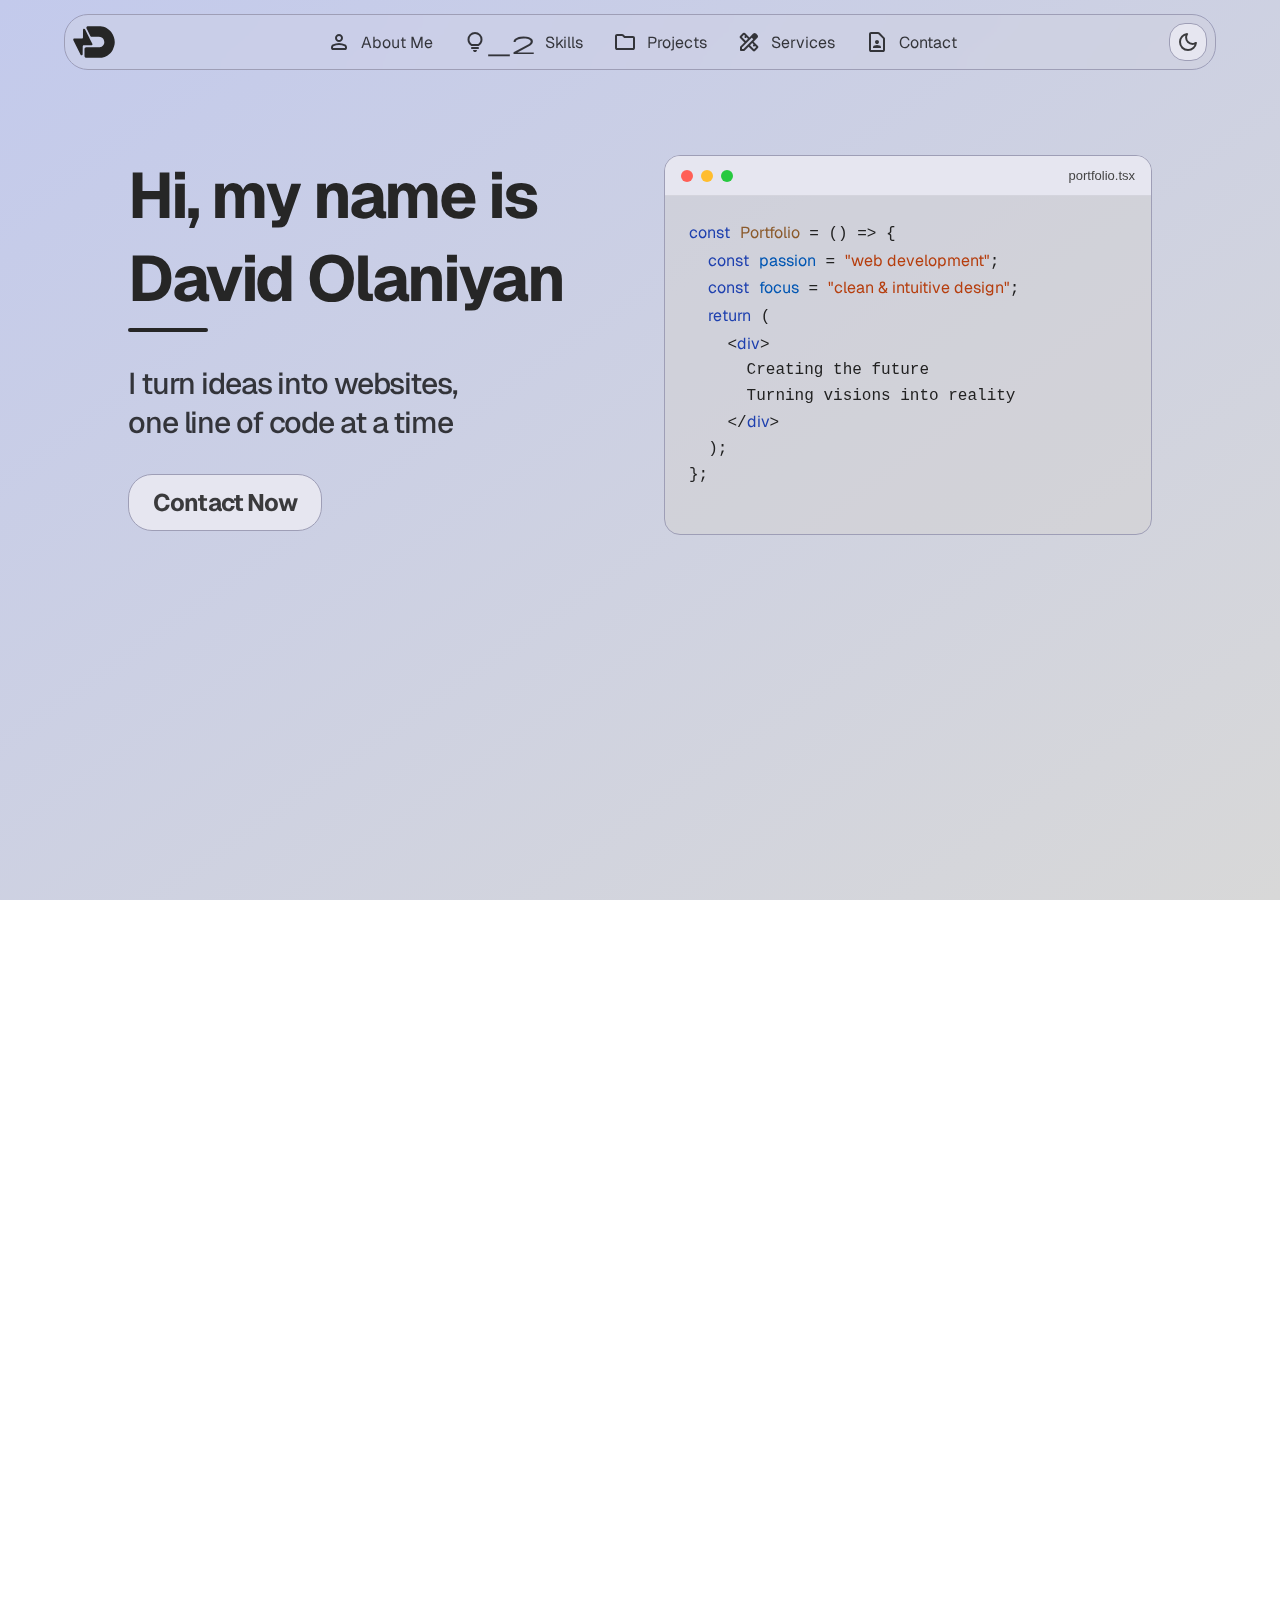
<file: index.html>
<!DOCTYPE html>
<html lang="en">
  <head>
    <title>
      David Olaniyan - Portfolio
    </title>
    <meta charset="utf-8">
    <meta name="viewport" content="width=device-width, initial-scale=1.0">
    <meta name="theme-color" content="" id="theme-color-meta">
    <meta name="description" content="David Olaniyan's Portfolio Website where you can browser his projects and learn more about him and his programming journey.">
    <meta name="author" content="David Olaniyan">
    <meta name="robots" content="index, follow">
    <meta property="og:title" content="David Olaniyan - Portfolio">
    <meta property="og:description" content="Discover the projects and programming journey of David Olaniyan.">
    <meta property="og:url" content="https://davidolaniyan.pages.dev/">
    <meta property="og:image" content="https://davidolaniyan.pages.dev/logo/favicon/favicon-512.png">
    <meta property="og:type" content="website">
    <meta name="twitter:card" content="summary_large_image">
    <meta name="twitter:title" content="David Olaniyan - Portfolio">
    <meta name="twitter:description" content="Browse through David Olaniyan's projects and tech skills on his portfolio website.">
    <meta name="twitter:image" content="https://davidolaniyan.pages.dev/logo/favicon/favicon-512.png">

    <link rel="canonical" href="https://davidolaniyan.pages.dev/">
    <link id="favicon16" rel="icon" type="image/png" sizes="16x16" href="/logo/favicon/favicon-16.png">
    <link id="favicon32" rel="icon" type="image/png" sizes="32x32" href="/logo/favicon/favicon-32.png">
    <link id="favicon96" rel="icon" type="image/png" sizes="96x96" href="/logo/favicon/favicon-96.png">
    <link rel="apple-touch-icon" sizes="180x180" href="/logo/favicon/apple-touch-icon.png">
    <meta name="google-site-verification" content="i3AQ5Ys6S2q_TkXfFPFsYN4aE5THuWp8R6Bpihj9tpg" />
    <link rel="manifest" href="/manifest.webmanifest">
    <link rel="stylesheet" href="https://fonts.googleapis.com/css2?family=Material+Symbols+Rounded:opsz,wght,FILL,GRAD@20..48,100..700,0..1,-50..200" />
    <link rel="stylesheet" href="styles/main.css">
    <link rel="stylesheet" href="styles/header.css">
    <link rel="stylesheet" href="styles/footer.css">
    <link rel="stylesheet" href="styles/content.css">
    <link rel="stylesheet" href="styles/font.css">
    <link rel="stylesheet" href="styles/projects.css">
    <link rel="stylesheet" href="styles/skills.css">
    <link rel="stylesheet" href="styles/services.css">
    <link rel="stylesheet" href="styles/editors.css">
    <script defer src="javascript/app.js"></script>
    <script src="javascript/theme-favicon.js"></script>
  </head>
  <body>
    <header class="header">
      <div class="left-section">
        <a href="/">
          <div class="logo-container">
            <img class="logo theme-image" src="logo/logo-black.svg" alt="An abstract letter D Logo which represents the D in David" id="logo">
          </div>
        </a>
      </div>
      <nav class="center-section">
        <div class="dropdown-content">
          <a href="#about-me">
            <span class="material-symbols-rounded dropdown-icon icon" translate="no">
              person
            </span> 
            About Me
          </a>
          <a href="#skills">
            <span class="material-symbols-rounded dropdown-icon icon" translate="no">
              lightbulb_2
            </span> 
            Skills
          </a>
          <a href="#projects">
            <span class="material-symbols-rounded dropdown-icon icon" translate="no">
              folder
            </span> 
            Projects
          </a>
          <a href="#services">
            <span class="material-symbols-rounded dropdown-icon icon" translate="no">
              design_services
            </span> 
            Services
          </a>
          <a href="#contact">
            <span class="material-symbols-rounded dropdown-icon icon" translate="no">
              contact_page
            </span>
            Contact
          </a>
        </div>
      </nav>
      <div class="right-section">
        <button class="theme-button" id="theme_btn">
          <span class="material-symbols-rounded theme-icon icon" id="theme_btn_icon" translate="no">
            dark_mode
          </span> 
        </button>
        <button class="menu-button">
          <span class="material-symbols-rounded menu-icon icon" translate="no">
            menu
          </span> 
        </button>
      </div>
    </header>
    

    <main class="content">
      <section id="home" class="hero-section hidden">
        <div class="hero-text">
          <h1>
            Hi, my name is David Olaniyan
          </h1>
          <h2>
            I turn ideas into websites, one line of code at a time
          </h2>
          <a href="#contact" class="hero-button">
            Contact Now
          </a>
        </div>
          <div class="hero-image-container">
            <div class="code-editors">
              <div class="editor">
                <div class="editor-header">
                  <div class="window-controls">
                    <div class="control red"></div>
                    <div class="control yellow"></div>
                    <div class="control green"></div>
                  </div>
                  <div class="window-title">portfolio.tsx</div>
                </div>
                <div class="editor-content">
                  <span class="keyword">const</span> <span class="function">Portfolio</span> = () => {<br>
                  &nbsp;&nbsp;<span class="keyword">const</span> <span class="variable">passion</span> = <span class="string">"web development"</span>;<br>
                  &nbsp;&nbsp;<span class="keyword">const</span> <span class="variable">focus</span> = <span class="string">"clean & intuitive design"</span>;<br>
                  &nbsp;&nbsp;<span class="keyword">return</span> (<br>
                  &nbsp;&nbsp;&nbsp;&nbsp;&lt;<span class="keyword">div</span>&gt;<br>
                  &nbsp;&nbsp;&nbsp;&nbsp;&nbsp;&nbsp;Creating the future<br>
                  &nbsp;&nbsp;&nbsp;&nbsp;&nbsp;&nbsp;Turning visions into reality<br>
                  &nbsp;&nbsp;&nbsp;&nbsp;&lt;/<span class="keyword">div</span>&gt;<br>
                  &nbsp;&nbsp;);<br>
                  };
                </div>
                </div>
              </div>
            </div>
          </div>
      </section>
      <section id="about-me" class="about-me hidden">
          <h3 class="subheading">
            About Me
          </h3>
          <div class="about-me-flexbox">
            <div class="img-container"> 
              <img class="placeholder-img" src="logo/logo-white-outline.svg" id="logo_enlarged" alt="Abstract letter D with a thin outline">
            </div>
            <div class="about-me-text">
              <div class=about-me-text-div class="hidden">
                <div>
                  <span class="material-symbols-rounded  about-me-icon icon" translate="no">
                    military_tech
                  </span>
                  <h3>
                    Experience
                  </h3>
                  <h4>
                    <span id="experience"></span>
                  </h4>
                </div>
                <div>
                  <span class="material-symbols-rounded about-me-icon icon" translate="no">
                    school
                  </span>
                  <h3>
                    Education
                  </h3>
                  <h4>
                    Lorem Ipsum
                  </h4>
                </div>
              </div>
              <p>
                I’m a web developer who builds responsive, user-friendly websites. I love creating clean designs and writing elegant code to bring ideas to life. Whether it’s crafting intuitive interfaces or improving functionality, I’m passionate about turning challenges into polished solutions. I'm always evolving, and always learning – that's my approach to web development.
              </p>
            </div>
          </div>
      </section>
      <section id="skills" class="skills hidden">
        <h3 class="subheading">Skills</h3>
        <div class="skills-grid">
          <div class="skill-card">
            <div class="skill-icon">
              <svg  xmlns="http://www.w3.org/2000/svg"  width="40"  height="40"  viewBox="0 0 24 24"  fill="none"  stroke="currentColor"  stroke-width="1.75"  stroke-linecap="round"  stroke-linejoin="round"  class="icon icon-tabler icons-tabler-outline icon-tabler-brand-html5"><path stroke="none" d="M0 0h24v24H0z" fill="none"/><path d="M20 4l-2 14.5l-6 2l-6 -2l-2 -14.5z" /><path d="M15.5 8h-7l.5 4h6l-.5 3.5l-2.5 .75l-2.5 -.75l-.1 -.5" /></svg>
            </div>
            <p>HTML</p>
          </div>
          <div class="skill-card">
            <div class="skill-icon">
              <svg  xmlns="http://www.w3.org/2000/svg"  width="40"  height="40"  viewBox="0 0 24 24"  fill="none"  stroke="currentColor"  stroke-width="1.75"  stroke-linecap="round"  stroke-linejoin="round"  class="icon icon-tabler icons-tabler-outline icon-tabler-brand-css3"><path stroke="none" d="M0 0h24v24H0z" fill="none"/><path d="M20 4l-2 14.5l-6 2l-6 -2l-2 -14.5z" /><path d="M8.5 8h7l-4.5 4h4l-.5 3.5l-2.5 .75l-2.5 -.75l-.1 -.5" /></svg>
            </div>
            <p>CSS</p>
          </div>
          <div class="skill-card">
            <div class="skill-icon">
              <svg  xmlns="http://www.w3.org/2000/svg"  width="40"  height="40"  viewBox="0 0 24 24"  fill="none"  stroke="currentColor"  stroke-width="1.75"  stroke-linecap="round"  stroke-linejoin="round"  class="icon icon-tabler icons-tabler-outline icon-tabler-brand-javascript"><path stroke="none" d="M0 0h24v24H0z" fill="none"/><path d="M20 4l-2 14.5l-6 2l-6 -2l-2 -14.5z" /><path d="M7.5 8h3v8l-2 -1" /><path d="M16.5 8h-2.5a.5 .5 0 0 0 -.5 .5v3a.5 .5 0 0 0 .5 .5h1.423a.5 .5 0 0 1 .495 .57l-.418 2.93l-2 .5" /></svg>
            </div>
            <p>JavaScript</p>
          </div>
          <div class="skill-card">
            <div class="skill-icon">
              <svg  xmlns="http://www.w3.org/2000/svg"  width="40"  height="40"  viewBox="0 0 24 24"  fill="none"  stroke="currentColor"  stroke-width="1.75"  stroke-linecap="round"  stroke-linejoin="round"  class="icon icon-tabler icons-tabler-outline icon-tabler-brand-typescript"><path stroke="none" d="M0 0h24v24H0z" fill="none"/><path d="M15 17.5c.32 .32 .754 .5 1.207 .5h.543c.69 0 1.25 -.56 1.25 -1.25v-.25a1.5 1.5 0 0 0 -1.5 -1.5a1.5 1.5 0 0 1 -1.5 -1.5v-.25c0 -.69 .56 -1.25 1.25 -1.25h.543c.453 0 .887 .18 1.207 .5" /><path d="M9 12h4" /><path d="M11 12v6" /><path d="M21 19v-14a2 2 0 0 0 -2 -2h-14a2 2 0 0 0 -2 2v14a2 2 0 0 0 2 2h14a2 2 0 0 0 2 -2z" /></svg>
            </div>
            <p>TypeScript</p>
          </div>
          <div class="skill-card">
            <div class="skill-icon">
              <svg  xmlns="http://www.w3.org/2000/svg"  width="40"  height="40"  viewBox="0 0 24 24"  fill="none"  stroke="currentColor"  stroke-width="1.75"  stroke-linecap="round"  stroke-linejoin="round"  class="icon icon-tabler icons-tabler-outline icon-tabler-brand-react"><path stroke="none" d="M0 0h24v24H0z" fill="none"/><path d="M6.306 8.711c-2.602 .723 -4.306 1.926 -4.306 3.289c0 2.21 4.477 4 10 4c.773 0 1.526 -.035 2.248 -.102" /><path d="M17.692 15.289c2.603 -.722 4.308 -1.926 4.308 -3.289c0 -2.21 -4.477 -4 -10 -4c-.773 0 -1.526 .035 -2.25 .102" /><path d="M6.305 15.287c-.676 2.615 -.485 4.693 .695 5.373c1.913 1.105 5.703 -1.877 8.464 -6.66c.387 -.67 .733 -1.339 1.036 -2" /><path d="M17.694 8.716c.677 -2.616 .487 -4.696 -.694 -5.376c-1.913 -1.105 -5.703 1.877 -8.464 6.66c-.387 .67 -.733 1.34 -1.037 2" /><path d="M12 5.424c-1.925 -1.892 -3.82 -2.766 -5 -2.084c-1.913 1.104 -1.226 5.877 1.536 10.66c.386 .67 .793 1.304 1.212 1.896" /><path d="M12 18.574c1.926 1.893 3.821 2.768 5 2.086c1.913 -1.104 1.226 -5.877 -1.536 -10.66c-.375 -.65 -.78 -1.283 -1.212 -1.897" /><path d="M11.5 12.866a1 1 0 1 0 1 -1.732a1 1 0 0 0 -1 1.732z" /></svg>
            </div>
            <p>React</p>
          </div>
          <div class="skill-card">
            <div class="skill-icon">
              <svg  xmlns="http://www.w3.org/2000/svg"  width="40"  height="40"  viewBox="0 0 24 24"  fill="none"  stroke="currentColor"  stroke-width="1.75"  stroke-linecap="round"  stroke-linejoin="round"  class="icon icon-tabler icons-tabler-outline icon-tabler-brand-python"><path stroke="none" d="M0 0h24v24H0z" fill="none"/><path d="M12 9h-7a2 2 0 0 0 -2 2v4a2 2 0 0 0 2 2h3" /><path d="M12 15h7a2 2 0 0 0 2 -2v-4a2 2 0 0 0 -2 -2h-3" /><path d="M8 9v-4a2 2 0 0 1 2 -2h4a2 2 0 0 1 2 2v5a2 2 0 0 1 -2 2h-4a2 2 0 0 0 -2 2v5a2 2 0 0 0 2 2h4a2 2 0 0 0 2 -2v-4" /><path d="M11 6l0 .01" /><path d="M13 18l0 .01" /></svg>
            </div>
            <p>Python</p>
          </div>
          <div class="skill-card">
            <div class="skill-icon">
              <svg  xmlns="http://www.w3.org/2000/svg"  width="40"  height="40"  viewBox="0 0 24 24"  fill="none"  stroke="currentColor"  stroke-width="1.75"  stroke-linecap="round"  stroke-linejoin="round"  class="icon icon-tabler icons-tabler-outline icon-tabler-brand-figma"><path stroke="none" d="M0 0h24v24H0z" fill="none"/><path d="M15 12m-3 0a3 3 0 1 0 6 0a3 3 0 1 0 -6 0" /><path d="M6 3m0 3a3 3 0 0 1 3 -3h6a3 3 0 0 1 3 3v0a3 3 0 0 1 -3 3h-6a3 3 0 0 1 -3 -3z" /><path d="M9 9a3 3 0 0 0 0 6h3m-3 0a3 3 0 1 0 3 3v-15" /></svg>            </div>
            <p>Figma</p>
          </div>
          <div class="skill-card">
            <div class="skill-icon">
              <svg  xmlns="http://www.w3.org/2000/svg"  width="40"  height="40"  viewBox="0 0 24 24"  fill="none"  stroke="currentColor"  stroke-width="1.75"  stroke-linecap="round"  stroke-linejoin="round"  class="icon icon-tabler icons-tabler-outline icon-tabler-brand-adobe-illustrator"><path stroke="none" d="M0 0h24v24H0z" fill="none"/><path d="M3 12c0 -4.243 0 -6.364 1.318 -7.682s3.44 -1.318 7.682 -1.318s6.364 0 7.682 1.318s1.318 3.44 1.318 7.682s0 6.364 -1.318 7.682s-3.44 1.318 -7.682 1.318s-6.364 0 -7.682 -1.318s-1.318 -3.44 -1.318 -7.682" /><path d="M12.947 15.79l-.82 -2.653m-4.864 2.652l.82 -2.652m0 0l.687 -2.218c.558 -1.806 .838 -2.708 1.335 -2.708c.498 0 .777 .902 1.336 2.708l.686 2.218m-4.043 0h4.043" /><path d="M15.789 15.789v-4.736" /><path d="M15.789 8.684v-.473" /></svg>            </div>
            <p>Illustrator</p>
          </div>
        </div>
      </section>
      <section id="projects" class="projects hidden">
        <h3 class="subheading">Projects</h3>
        <div class="projects-grid">
          <div class="project-card">
            <div class="project-image-container">
              <a href="https://pureride.pages.dev" target="_blank" aria-label="Check out the PureRide Website">
                <img src="/images/pureride.webp" class="project-image" alt="Screenshot of PureRide website homepage">
              </a>
            </div>
            <div class="project-info">
              <div class="project-text">
                <h3 class="project-title">PureRide Services</h3>
                <p>
                  PureRide provides expert bike service and repair with professional-grade, affordable options tailored for the community.
                </p>
                <div class="tech-stack">
                  <span>HTML</span>
                  <span>CSS</span>
                  <span>JavaScript</span>
                </div>
              </div>
              <a href="https://pureride.pages.dev" target="_blank" aria-label="Check out the PureRide Website" class="visit-button">
                Visit Site
                <span class="material-symbols-rounded icon" translate="no">
                  arrow_right_alt
                </span> 
              </a>
            </div>
          </div>
      
          <div class="project-card">
            <div class="project-image-container">
              <a href="https://cubepad.pages.dev" target="_blank" aria-label="Check out the Cubepad Website">
                <img src="/images/cubepad.webp" class="project-image" alt="Screenshot of Cubepad website homepage">
              </a>
            </div>
            <div class="project-info">
                <div class="project-text">
                <h3 class="project-title">Cubepad</h3>
                <p>
                  Cubepad is a comprehensive guide designed to teach people how to solve the cube in a clear, engaging way, with interactive tutorials.
                </p>
                <div class="tech-stack">
                  <span>TypeScript</span>
                  <span>React.js</span>
                  <span>Cubing.js</span>
                  <span>Mantine UI Library</span>
                </div>
              </div>
              <a href="https://cubepad.pages.dev" target="_blank" aria-label="Check out the PureRide Website" class="visit-button">
                Visit Site
                <span class="material-symbols-rounded icon" translate="no">
                  arrow_right_alt
                </span> 
              </a>
            </div>
          </div>
        </div>
        <a href="projects.html" class="cta-button">
          View More Projects
          <span class="material-symbols-rounded icon" translate="no">
            arrow_right_alt
          </span> 
        </a>
      </section>  
      
      <section id="services" class="services hidden">
        <h3 class="subheading">Services</h3>
        <div class="services-container">
          <div class="service-card">
            <div class="service-icon">
              <svg  xmlns="http://www.w3.org/2000/svg"  width="48"  height="48"  viewBox="0 0 24 24"  fill="none"  stroke="currentColor"  stroke-width="1.75"  stroke-linecap="round"  stroke-linejoin="round"  class="icon icon-tabler icons-tabler-outline icon-tabler-code"><path stroke="none" d="M0 0h24v24H0z" fill="none"/><path d="M7 8l-4 4l4 4" /><path d="M17 8l4 4l-4 4" /><path d="M14 4l-4 16" /></svg>
            </div>
            <h3 class="service-title">Web Development</h3>
            <p class="service-description">
              Creating responsive, modern websites with clean code that precisely match your objectives.
            </p>
          </div>
          <div class="service-card">
            <div class="service-icon">
              <svg  xmlns="http://www.w3.org/2000/svg"  width="48"  height="48"  viewBox="0 0 24 24"  fill="none"  stroke="currentColor"  stroke-width="1.75"  stroke-linecap="round"  stroke-linejoin="round"  class="icon icon-tabler icons-tabler-outline icon-tabler-brush"><path stroke="none" d="M0 0h24v24H0z" fill="none"/><path d="M3 21v-4a4 4 0 1 1 4 4h-4" /><path d="M21 3a16 16 0 0 0 -12.8 10.2" /><path d="M21 3a16 16 0 0 1 -10.2 12.8" /><path d="M10.6 9a9 9 0 0 1 4.4 4.4" /></svg>
            </div>
            <h3 class="service-title">Web Design</h3>
            <p class="service-description">
              Designing visually appealing and user-friendly interfaces tailored specifically to your unique needs.            </p>
          </div>
          <div class="service-card">
            <div class="service-icon">
              <svg  xmlns="http://www.w3.org/2000/svg"  width="48"  height="48"  viewBox="0 0 24 24"  fill="none"  stroke="currentColor"  stroke-width="1.75"  stroke-linecap="round"  stroke-linejoin="round"  class="icon icon-tabler icons-tabler-outline icon-tabler-tool"><path stroke="none" d="M0 0h24v24H0z" fill="none"/><path d="M7 10h3v-3l-3.5 -3.5a6 6 0 0 1 8 8l6 6a2 2 0 0 1 -3 3l-6 -6a6 6 0 0 1 -8 -8l3.5 3.5" /></svg>
            </div>
            <h3 class="service-title">Website Maintenance</h3>
            <p class="service-description">
              Regular updates, performance monitoring, and troubleshooting to ensure your site runs smoothly.            </p>
          </div>
        </div>
      </section>
      
    </main>

    <footer class="hidden" id="contact">
      <section class="info">
        <div class="message-container">
          <h2 class="message-text">
            <span>Want to Partner Up?</span>
            Reach Me with a Click
          </h2>
          <a class="message-button"href="tel:+4551460043">
            <span class="material-symbols-rounded chat-icon icon" translate="no">
              phone
            </span>
            +45 51 46 00 43
          </a>
        </div>
        <hr>
        <div class="connect">
          <h3>
            Connect
          </h3>
          <div class="connect-section">
            <a id="copyEmailButton" class="email" href="mailto:davideniola108@gmail.com"> 
                <span class="material-symbols-rounded icon email-icon" translate="no">
                  mail
                </span>
                <h4>
                  davideniola108@gmail.com
                </h4>
            </a>
            <section class="social-section">
              <a href="https://github.com/Cubepad" target="about_blank" aria-label="Visit my GitHub profile">
                <svg  xmlns="http://www.w3.org/2000/svg" class="social-icon"  width="32"  height="32"  viewBox="0 0 24 24"  fill="none"  stroke="currentColor"  stroke-width="1.75"  stroke-linecap="round"  stroke-linejoin="round"  class="icon icon-tabler icons-tabler-outline icon-tabler-brand-github"><path stroke="none" d="M0 0h24v24H0z" fill="none"/><path d="M9 19c-4.3 1.4 -4.3 -2.5 -6 -3m12 5v-3.5c0 -1 .1 -1.4 -.5 -2c2.8 -.3 5.5 -1.4 5.5 -6a4.6 4.6 0 0 0 -1.3 -3.2a4.2 4.2 0 0 0 -.1 -3.2s-1.1 -.3 -3.5 1.3a12.3 12.3 0 0 0 -6.2 0c-2.4 -1.6 -3.5 -1.3 -3.5 -1.3a4.2 4.2 0 0 0 -.1 3.2a4.6 4.6 0 0 0 -1.3 3.2c0 4.6 2.7 5.7 5.5 6c-.6 .6 -.6 1.2 -.5 2v3.5" /></svg>
              </a>
              <a href="#" target="about_blank" aria-label="Visit my LinkedIn profile">
                <svg  xmlns="http://www.w3.org/2000/svg" class="social-icon"  width="32"  height="32"  viewBox="0 0 24 24"  fill="none"  stroke="currentColor"  stroke-width="1.75"  stroke-linecap="round"  stroke-linejoin="round"  class="icon icon-tabler icons-tabler-outline icon-tabler-brand-linkedin"><path stroke="none" d="M0 0h24v24H0z" fill="none"/><path d="M8 11v5" /><path d="M8 8v.01" /><path d="M12 16v-5" /><path d="M16 16v-3a2 2 0 1 0 -4 0" /><path d="M3 7a4 4 0 0 1 4 -4h10a4 4 0 0 1 4 4v10a4 4 0 0 1 -4 4h-10a4 4 0 0 1 -4 -4z" /></svg>           
              </a>
              <a href="#" target="about_blank" aria-label="Visit my Instagram profile">
                <svg  xmlns="http://www.w3.org/2000/svg" class="social-icon"  width="32"  height="32"  viewBox="0 0 24 24"  fill="none"  stroke="currentColor"  stroke-width="1.75"  stroke-linecap="round"  stroke-linejoin="round"  class="icon icon-tabler icons-tabler-outline icon-tabler-brand-instagram"><path stroke="none" d="M0 0h24v24H0z" fill="none"/><path d="M4 8a4 4 0 0 1 4 -4h8a4 4 0 0 1 4 4v8a4 4 0 0 1 -4 4h-8a4 4 0 0 1 -4 -4z" /><path d="M9 12a3 3 0 1 0 6 0a3 3 0 0 0 -6 0" /><path d="M16.5 7.5v.01" /></svg>        
              </a>
              <a href="#" aria-label="Here is my Resume">
                <svg  xmlns="http://www.w3.org/2000/svg" class="social-icon"  width="32"  height="32"  viewBox="0 0 24 24"  fill="none"  stroke="currentColor"  stroke-width="1.75"  stroke-linecap="round"  stroke-linejoin="round"  class="icon icon-tabler icons-tabler-outline icon-tabler-file-text"><path stroke="none" d="M0 0h24v24H0z" fill="none"/><path d="M14 3v4a1 1 0 0 0 1 1h4" /><path d="M17 21h-10a2 2 0 0 1 -2 -2v-14a2 2 0 0 1 2 -2h7l5 5v11a2 2 0 0 1 -2 2z" /><path d="M9 9l1 0" /><path d="M9 13l6 0" /><path d="M9 17l6 0" /></svg>
              </a>
            </section>
          </div>
        </div>
        <p>
          Copyright © <span id="year"></span> David Olaniyan. All rights reserved.
        <p>
      </section>
    </footer>
  </body>
</html>
</file>
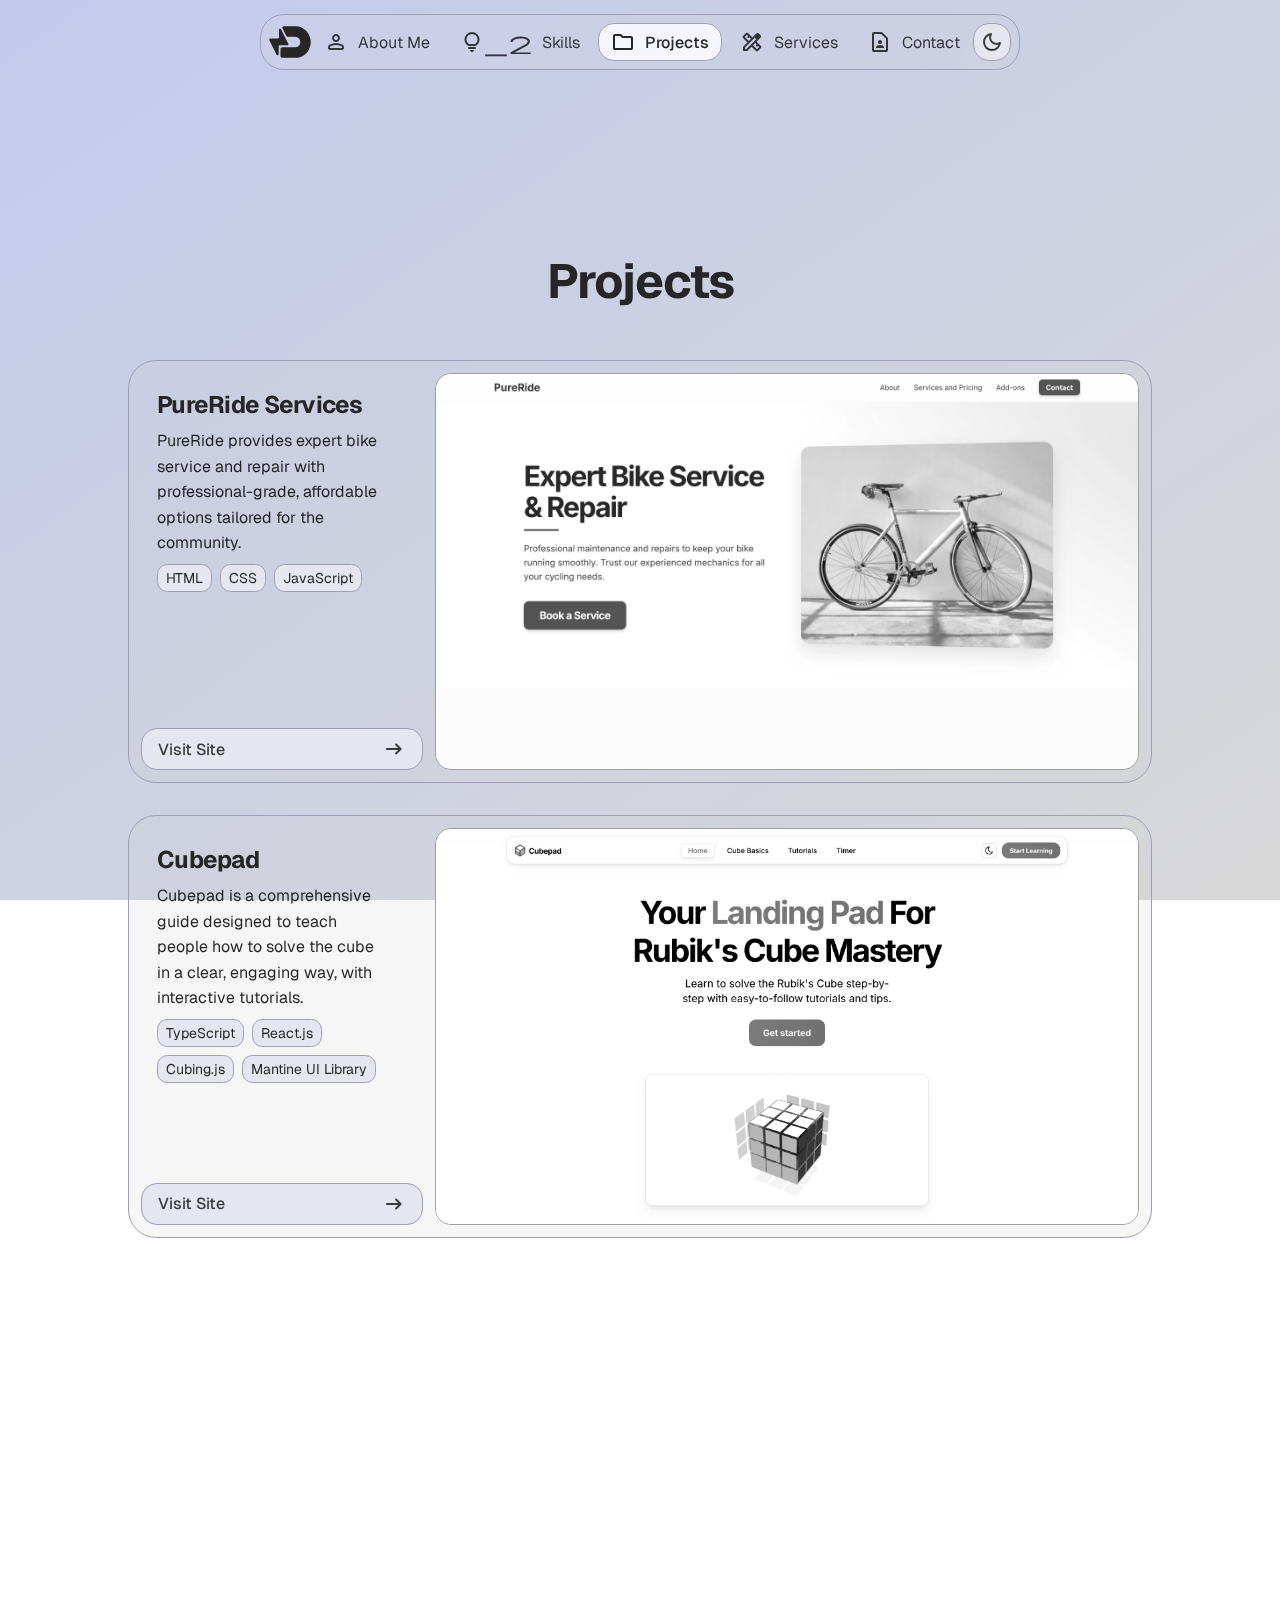
<file: projects.html>
<!DOCTYPE html>
<html lang="en">
  <head>
    <title>
      David Olaniyan - Portfolio
    </title>
    <meta charset="utf-8">
    <meta name="viewport" content="width=device-width, initial-scale=1.0">
    <meta name="description" content="David Olaniyan's Portfolio Website where you can browser his projects and learn more about him and his programming journey.">
    <meta name="author" content="David Olaniyan">
    <meta name="robots" content="index, follow">
    <meta property="og:title" content="David Olaniyan - Portfolio">
    <meta property="og:description" content="Discover the projects and programming journey of David Olaniyan.">
    <meta property="og:url" content="https://davidolaniyan.pages.dev/">
    <meta property="og:image" content="https://davidolaniyan.pages.dev/logo/favicon/favicon-512.png">
    <meta property="og:type" content="website">
    <meta name="twitter:card" content="summary_large_image">
    <meta name="twitter:title" content="David Olaniyan - Portfolio">
    <meta name="twitter:description" content="Browse through David Olaniyan's projects and tech skills on his portfolio website.">
    <meta name="twitter:image" content="https://davidolaniyan.pages.dev/logo/favicon/favicon-512.png">

    <link rel="canonical" href="https://davidolaniyan.pages.dev/">
    <link id="favicon16" rel="icon" type="image/png" sizes="16x16" href="/logo/favicon/favicon-16.png">
    <link id="favicon32" rel="icon" type="image/png" sizes="32x32" href="/logo/favicon/favicon-32.png">
    <link id="favicon96" rel="icon" type="image/png" sizes="96x96" href="/logo/favicon/favicon-96.png">
    <link rel="apple-touch-icon" sizes="180x180" href="/logo/favicon/apple-touch-icon.png">
    <meta name="google-site-verification" content="i3AQ5Ys6S2q_TkXfFPFsYN4aE5THuWp8R6Bpihj9tpg" />
    <link rel="manifest" href="/manifest.webmanifest">
    <link rel="stylesheet" href="https://fonts.googleapis.com/css2?family=Material+Symbols+Rounded:opsz,wght,FILL,GRAD@20..48,100..700,0..1,-50..200" />
    <link rel="stylesheet" href="styles/main.css">
    <link rel="stylesheet" href="styles/header.css">
    <link rel="stylesheet" href="styles/footer.css">
    <link rel="stylesheet" href="styles/content.css">
    <link rel="stylesheet" href="styles/font.css">
    <link rel="stylesheet" href="styles/projects.css">
    <link rel="stylesheet" href="styles/skills.css">
    <link rel="stylesheet" href="styles/services.css">
    <link rel="stylesheet" href="styles/editors.css">
    <script defer src="javascript/app.js"></script>
    <script src="javascript/theme-favicon.js"></script>
  </head>
  <body>
    <header class="header">
      <div class="left-section">
        <a href="/">
          <div class="logo-container">
            <img class="logo theme-image" src="logo/logo-black.svg" alt="An abstract letter D Logo which represents the D in David" id="logo">
          </div>
        </a>
      </div>
      <nav class="center-section">
        <div class="dropdown-content">
          <a href="index.html#about-me">
            <span class="material-symbols-rounded dropdown-icon icon" translate="no">
              person
            </span> 
            About Me
          </a>
          <a href="index.html#skills">
            <span class="material-symbols-rounded dropdown-icon icon" translate="no">
              lightbulb_2
            </span> 
            Skills
          </a>
          <a href="#projects">
            <span class="material-symbols-rounded dropdown-icon icon" translate="no">
              folder
            </span> 
            Projects
          </a>
          <a href="index.html#services">
            <span class="material-symbols-rounded dropdown-icon icon" translate="no">
              design_services
            </span> 
            Services
          </a>
          <a href="#contact">
            <span class="material-symbols-rounded dropdown-icon icon" translate="no">
              contact_page
            </span>
            Contact
          </a>
        </div>
      </nav>
      <div class="right-section">
        <button class="theme-button" id="theme_btn">
          <span class="material-symbols-rounded theme-icon icon" id="theme_btn_icon" translate="no">
            dark_mode
          </span> 
        </button>
        <button class="menu-button">
          <span class="material-symbols-rounded menu-icon icon" translate="no">
            menu
          </span> 
        </button>
      </div>
    </header>
    

    <main class="content">
      <section id="projects" class="projects hidden">
        <h3 class="subheading">Projects</h3>
        <div class="projects-grid">
          <div class="project-card">
            <div class="project-image-container">
              <a href="https://pureride.pages.dev" target="_blank" aria-label="Check out the PureRide Website">
                <img src="/images/pureride.webp" class="project-image" alt="Screenshot of PureRide website homepage">
              </a>
            </div>
            <div class="project-info">
              <div class="project-text">
                <h3 class="project-title">PureRide Services</h3>
                <p>
                  PureRide provides expert bike service and repair with professional-grade, affordable options tailored for the community.
                </p>
                <div class="tech-stack">
                  <span>HTML</span>
                  <span>CSS</span>
                  <span>JavaScript</span>
                </div>
              </div>
              <a href="https://pureride.pages.dev" target="_blank" aria-label="Check out the PureRide Website" class="visit-button">
                Visit Site
                <span class="material-symbols-rounded icon" translate="no">
                  arrow_right_alt
                </span> 
              </a>
            </div>
          </div>
      
          <div class="project-card">
            <div class="project-image-container">
              <a href="https://cubepad.pages.dev" target="_blank" aria-label="Check out the Cubepad Website">
                <img src="/images/cubepad.webp" class="project-image" alt="Screenshot of Cubepad website homepage">
              </a>
            </div>
            <div class="project-info">
                <div class="project-text">
                <h3 class="project-title">Cubepad</h3>
                <p>
                  Cubepad is a comprehensive guide designed to teach people how to solve the cube in a clear, engaging way, with interactive tutorials.
                </p>
                <div class="tech-stack">
                  <span>TypeScript</span>
                  <span>React.js</span>
                  <span>Cubing.js</span>
                  <span>Mantine UI Library</span>
                </div>
              </div>
              <a href="https://cubepad.pages.dev" target="_blank" aria-label="Check out the PureRide Website" class="visit-button">
                Visit Site
                <span class="material-symbols-rounded icon" translate="no">
                  arrow_right_alt
                </span> 
              </a>
            </div>
          </div>
        </div>
      </section>  
      

      
    </main>

    <footer class="hidden" id="contact">
      <section class="info">
        <div class="message-container">
          <h2 class="message-text">
            <span>Want to Partner Up?</span>
            Reach Me with a Click
          </h2>
          <a class="message-button"href="tel:+4551460043">
            <span class="material-symbols-rounded chat-icon icon" translate="no">
              phone
            </span>
            +45 51 46 00 43
          </a>
        </div>
        <hr>
        <div class="connect">
          <h3>
            Connect
          </h3>
          <div class="connect-section">
            <a id="copyEmailButton" class="email" href="mailto:davideniola108@gmail.com"> 
                <span class="material-symbols-rounded icon email-icon" translate="no">
                  mail
                </span>
                <h4>
                  davideniola108@gmail.com
                </h4>
            </a>
            <section class="social-section">
              <a href="https://github.com/Cubepad" target="about_blank" aria-label="Visit my GitHub profile">
                <svg  xmlns="http://www.w3.org/2000/svg" class="social-icon"  width="32"  height="32"  viewBox="0 0 24 24"  fill="none"  stroke="currentColor"  stroke-width="1.75"  stroke-linecap="round"  stroke-linejoin="round"  class="icon icon-tabler icons-tabler-outline icon-tabler-brand-github"><path stroke="none" d="M0 0h24v24H0z" fill="none"/><path d="M9 19c-4.3 1.4 -4.3 -2.5 -6 -3m12 5v-3.5c0 -1 .1 -1.4 -.5 -2c2.8 -.3 5.5 -1.4 5.5 -6a4.6 4.6 0 0 0 -1.3 -3.2a4.2 4.2 0 0 0 -.1 -3.2s-1.1 -.3 -3.5 1.3a12.3 12.3 0 0 0 -6.2 0c-2.4 -1.6 -3.5 -1.3 -3.5 -1.3a4.2 4.2 0 0 0 -.1 3.2a4.6 4.6 0 0 0 -1.3 3.2c0 4.6 2.7 5.7 5.5 6c-.6 .6 -.6 1.2 -.5 2v3.5" /></svg>
              </a>
              <a href="#" target="about_blank" aria-label="Visit my LinkedIn profile">
                <svg  xmlns="http://www.w3.org/2000/svg" class="social-icon"  width="32"  height="32"  viewBox="0 0 24 24"  fill="none"  stroke="currentColor"  stroke-width="1.75"  stroke-linecap="round"  stroke-linejoin="round"  class="icon icon-tabler icons-tabler-outline icon-tabler-brand-linkedin"><path stroke="none" d="M0 0h24v24H0z" fill="none"/><path d="M8 11v5" /><path d="M8 8v.01" /><path d="M12 16v-5" /><path d="M16 16v-3a2 2 0 1 0 -4 0" /><path d="M3 7a4 4 0 0 1 4 -4h10a4 4 0 0 1 4 4v10a4 4 0 0 1 -4 4h-10a4 4 0 0 1 -4 -4z" /></svg>           
              </a>
              <a href="#" target="about_blank" aria-label="Visit my Instagram profile">
                <svg  xmlns="http://www.w3.org/2000/svg" class="social-icon"  width="32"  height="32"  viewBox="0 0 24 24"  fill="none"  stroke="currentColor"  stroke-width="1.75"  stroke-linecap="round"  stroke-linejoin="round"  class="icon icon-tabler icons-tabler-outline icon-tabler-brand-instagram"><path stroke="none" d="M0 0h24v24H0z" fill="none"/><path d="M4 8a4 4 0 0 1 4 -4h8a4 4 0 0 1 4 4v8a4 4 0 0 1 -4 4h-8a4 4 0 0 1 -4 -4z" /><path d="M9 12a3 3 0 1 0 6 0a3 3 0 0 0 -6 0" /><path d="M16.5 7.5v.01" /></svg>        
              </a>
              <a href="#" aria-label="Here is my Resume">
                <svg  xmlns="http://www.w3.org/2000/svg" class="social-icon"  width="32"  height="32"  viewBox="0 0 24 24"  fill="none"  stroke="currentColor"  stroke-width="1.75"  stroke-linecap="round"  stroke-linejoin="round"  class="icon icon-tabler icons-tabler-outline icon-tabler-file-text"><path stroke="none" d="M0 0h24v24H0z" fill="none"/><path d="M14 3v4a1 1 0 0 0 1 1h4" /><path d="M17 21h-10a2 2 0 0 1 -2 -2v-14a2 2 0 0 1 2 -2h7l5 5v11a2 2 0 0 1 -2 2z" /><path d="M9 9l1 0" /><path d="M9 13l6 0" /><path d="M9 17l6 0" /></svg>
              </a>
            </section>
          </div>
        </div>
        <p>
          Copyright © <span id="year"></span> David Olaniyan. All rights reserved.
        <p>
      </section>
    </footer>
  </body>
</html>
</file>
<file: styles/main.css>
body::before {
  content: "";
  position: fixed;
  top: 0;
  left: 0;
  height: 100%;
  width: 100%;
  z-index: -1;
  background: var(--background-img);
  background-position: center;
  background-size: cover;
  background-repeat: no-repeat;
}

body {
  color: var(--title-color);
  min-height: 100dvh;
  margin: 0;
  min-width: 320px;
  -webkit-tap-highlight-color: var(--tap-highlight-color);
}

html {
  scroll-behavior: smooth;
  scroll-padding-top: 90px;
}

* {
  font-family: Geist, Arial, sans-serif;
  box-sizing: border-box;
}

:root {
  --background-color: rgb(18, 18, 28);
  --border-color: rgb(39, 39, 39);
  --button-background-color: rgb(26, 26, 28);
  --title-color: rgb(255, 255, 255);
  --text-color: rgba(255, 255, 255, 0.6);
  --button-text-color: rgba(255, 255, 255, 0.6);
  --button-hover: rgb(30, 30, 32);
  --header-background-color: rgba(18, 18, 18, 0.7);
  --blur-button-background-color: rgb(35, 35, 35, 0.2);
  --social-icon-color: rgb(131, 131, 131);
  --background-img: radial-gradient(
    circle,
    rgb(16, 16, 32) 10%,
    rgb(4, 4, 8) 100%
  );
  --header-height: 90px;
  --tap-highlight-color: rgba(255, 255, 255, 0.2);
  --hover-gradient: linear-gradient(
    90deg,
    rgba(25, 40, 90, 0.1),  
    rgba(20, 30, 80, 0.1)   
  );
  --radial-hover-gradient: radial-gradient(
    circle,
    rgba(25, 40, 90, 0.1) 0%,      
    rgba(16, 16, 22, 0.1) 100%      
  );

  --button-radial-hover-gradient: radial-gradient(
    circle,
    rgba(25, 40, 90, 0.1) 0%,      
    rgba(20, 30, 80, 0.1) 100%     
  );

  --header-hover-gradient: radial-gradient(
    circle,
    rgba(20, 30, 80, 0.1) 0%,      
    rgba(16, 16, 22, 0.1) 60%      
  );

  --footer-hover-gradient: radial-gradient(
    circle,
    rgba(22, 35, 85, 0.1) 0%,    
    rgba(18, 28, 75, 0.1) 100%   
  );

  --editor-bg: rgba(30, 30, 30, 0.8);
  --editor-border: rgba(255, 255, 255, 0.1);
  --editor-header-bg: rgba(45, 45, 45, 0.9);
  --editor-header-border: rgba(255, 255, 255, 0.1);
  --window-title-color: #888;
  --editor-text-color: #d4d4d4;
  --keyword-color: #569CD6;
  --string-color: #CE9178;
  --function-color: #DCDCAA;
  --variable-color: #9CDCFE;
  --control-red: #FF5F56;
  --control-yellow: #FFBD2E;
  --control-green: #27C93F;
}

.light-theme {
  --background-color: rgb(216, 216, 230);
  --border-color: rgb(158, 158, 182);
  --button-background-color: rgb(230, 230, 240);
  --title-color: rgb(38, 38, 38);
  --text-color: rgba(0, 0, 0, 0.85);
  --button-text-color: rgba(0, 0, 0, 0.75);
  --button-hover: rgb(245, 245, 255);
  --header-background-color: rgba(211, 210, 210, 0.5);
  --blur-button-background-color: rgb(211, 210, 210, 0.2);
  --social-icon-color: rgb(64, 64, 64);
  --background-img: linear-gradient(
    to bottom right,
    rgb(195, 202, 236),
    rgb(216, 216, 216)
  );
  --header-height: 90px;
  --tap-highlight-color: rgba(64, 64, 64, 0.15);
  --hover-gradient: linear-gradient(
    90deg,
    rgba(192, 200, 240, 0.2),
    rgba(0, 93, 223, 0.2)
  );
  --radial-hover-gradient: radial-gradient(
    circle,
    rgba(0, 93, 223, 0.1),
    rgba(192, 200, 240, 0.2)
  );
  --button-radial-hover-gradient: radial-gradient(
    circle,
    rgba(51, 105, 253, 0.1),
    rgba(165, 179, 248, 0.4)
  );
  --footer-hover-gradient: radial-gradient(
    circle,
    rgba(0, 93, 223, 0.1),
    rgba(192, 200, 240, 0.2)
  );
  --header-hover-gradient: radial-gradient(
    circle,
    rgba(0, 93, 223, 0.1) 0%,
    rgba(192, 200, 240, 0.2) 100%
  );

  --editor-bg: rgba(255, 255, 255, 0.85); /* Brighter and less gray */
  --editor-border: rgba(0, 0, 0, 0.08); /* Softer border */
  --editor-header-bg: rgba(240, 240, 240, 0.9); /* Slightly lighter */
  --editor-header-border: rgba(0, 0, 0, 0.08); /* Less intense border */
  --window-title-color: #444; /* Darker for better contrast */
  --editor-text-color: #222; /* Slightly darker for readability */
  --keyword-color: #1E40AF; /* Deep blue for emphasis */
  --string-color: #B63E0E; /* Warmer, more readable red */
  --function-color: #8B5A2B; /* Richer brown for functions */
  --variable-color: #0056B3; /* More vibrant blue */
  --control-red: #FF5F56;
  --control-yellow: #FFBD2E;
  --control-green: #27C93F;
}

.hidden {
  opacity: 0;
  filter: blur(5px);
  transform: scale(0.95);
  transition: opacity 0.5s, filter 0.5s,
    transform 0.5s cubic-bezier(0.34, 1.56, 0.64, 1);
}

.show {
  opacity: 1;
  filter: blur(0);
  transform: scale(1);
  transition: opacity 0.5s, filter 0.5s,
    transform 0.5s cubic-bezier(0.34, 1.56, 0.64, 1);
}

@media (prefers-reduced-motion: no-preference) {
  .hidden {
    transition: opacity 0.5s, filter 0.5s,
      transform 0.5s cubic-bezier(0.34, 1.56, 0.64, 1);
  }
}

@media (max-width: 768px) {
  body {
    padding: 112px 0px 0px 0px;
  }

  .hero-section,
  .about-me,
  .projects,
  .skills,
  .services,
  footer {
    margin: 0% 2%;
  }

  h1 {
    font-size: 3rem;
  }
}

@media (min-width: 769px) and (max-width: 1024px) {
  body {
    padding: 90px 0px 0px 0px;
  }

  .hero-section,
  .about-me,
  .projects,
  .skills,
  .services,
  footer {
    margin: 0px 6%;
  }

  h1 {
    font-size: 3.75rem;
  }
}

@media (min-width: 1025px) {
  body {
    padding: 90px 0px 0px 0px;
  }

  .hero-section,
  .about-me,
  .projects,
  .skills,
  .services,
  footer {
    margin: 0% 10%;
  }

  h1 {
    font-size: 4rem;
  }
}

@media (min-width: 1520px) {
  body {
    padding: 90px 0px 0px 0px;
  }

  .hero-section,
  .about-me,
  .projects,
  .skills,
  .services,
  footer {
    margin: 0% 10%;
  }

  h1 {
    font-size: 4.5rem;
  }
}

@media (min-width: 1920px) {
  body {
    padding: 90px 0px 0px 0px;
  }

  .hero-section,
  .about-me,
  .projects,
  .skills,
  .services,
  footer {
    margin: 0% 10%;
  }

  h1 {
    font-size: 84px;
  }
}

.material-symbols-rounded {
  font-variation-settings: "FILL" 0, "wght" 400, "GRAD" 0, "opsz" 24;
}

h1,
h2,
h3,
h4,
h5,
h6,
p {
  margin: 0;
  padding: 0;
}

h1 {
  margin-bottom: 2rem;
  line-height: 1.3;
}

h1,
h2 {
  letter-spacing: -0.0375em;
}

h3 {
  letter-spacing: -0.03em;
}

p {
  line-height: 1.5;
  max-width: 70ch;
}

.icon {
  user-select: none;
}

a {
  text-decoration: none;
}
</file>
<file: styles/header.css>
.header {
  position: fixed;
  top: 0.875rem;
  left: 5%;
  right: 5%;
  margin: 0 auto;
  max-width: 1600px;
  border: 1px var(--border-color) solid;
  border-radius: 1.5rem;
  padding: 0.5rem;
  display: flex;
  flex-direction: row;
  align-items: center;
  justify-content: space-between;
  z-index: 100;
  backdrop-filter: saturate(180%) blur(20px);
  -webkit-backdrop-filter: saturate(180%) blur(20px);
  background-color: var(--header-background-color);
  transition: max-width 0.5s cubic-bezier(0.34, 1.45, 0.64, 1);
  user-select: none;
}

.header::before {
  content: "";
  position: absolute;
  top: 0;
  left: 0;
  width: 100%;
  height: 100%;
  background: var(--header-hover-gradient); /* Radial gradient */
  border-radius: inherit; /* Match the header's border-radius */
  opacity: 0; /* Initially hidden */
  transition: opacity 0.5s ease; /* Smooth transition for gradient */
  z-index: -1; /* Place behind the content */
}

.logo {
  width: 2.65rem;
  height: auto;
}

.logo-container {
  display: flex;
  align-items: center;
  border-radius: 0.625rem;
  transition: all 0.3s;
}

.left-section {
  display: flex;
  align-items: center;
  gap: 0.75rem;
}

.center-section {
  display: flex;
  align-items: center;
  justify-content: center;
  gap: 0.75rem;
  flex: 1;
}

.right-section {
  display: flex;
  align-items: center;
}

.menu-button {
  border: none;
  cursor: pointer;
  display: none;
  -webkit-tap-highlight-color: transparent;
}

.menu-button:hover .menu-icon:active {
  color: var(--title-color);
  transform: scale(0.85);
}

.dropdown-content {
  background-color: transparent;
  transition: all 0.3s;
  display: flex;
  gap: 0.375rem;
}

.dropdown-content a {
  border-radius: 1rem;
  transition: background 0.15s, color 0.15s, transform 0.15s;
  color: var(--button-text-color);
  display: flex;
  align-items: center;
  justify-content: center;
  gap: 0.625rem;
  padding: 0.375rem 0.75rem;
  position: relative;
  overflow: hidden;
  background: transparent;
  z-index: 0;
}

.theme-button {
  background-color: var(--button-background-color);
  border-radius: 1rem;
  border: 1px var(--border-color) solid;
  transition: background-color 0.3s;
  cursor: pointer;
  display: flex;
  align-items: center;
  justify-content: center;
  padding: 0.375rem;
  -webkit-tap-highlight-color: transparent;
}

.theme-icon {
  font-size: 1.5rem;
  color: var(--button-text-color);
  transition: color 0.3s, transform 0.15s;
}

.theme-button:active {
  background-color: var(--button-hover);
}

.theme-button:active .theme-icon {
  color: var(--title-color);
  transform: scale(0.85);
}

.dropdown-content span {
  transition: all 0.15s;
}

.dropdown-content a:active span {
  scale: 1;
  transform: translateY(0px);
}

@media (min-width: 769px) {
  .header:hover::before {
    opacity: 1; /* Show the gradient on hover */
  }

  .theme-button:hover {
    background-color: var(--button-hover);
  }

  .theme-button:hover .theme-icon {
    color: var(--title-color);
  }
  
  .dropdown-content a.active {
    background-color: var(--button-hover); 
    color: var(--title-color); 
    border: 1px var(--border-color) solid;
    font-weight: 500;
  }

  .dropdown-content a:before {
    content: "";
    position: absolute;
    inset: 50%;
    width: 101%; 
    height: 101%;
    border-radius: inherit;
    background: var(--button-radial-hover-gradient); 
    transform: translate(-50%, -50%) scale(0); /* Centered and initially hidden */
    z-index: -1; /* Place behind content and border */
  }
  
  .dropdown-content a:hover:before {
    transform: translate(-50%, -50%) scale(1); /* Expand gradient */
  }
  
  .dropdown-content a:hover {
    color: var(--title-color); /* Optional: Change text color on hover */
    transform: scale(1.05); /* Slight scaling for interaction */
    border: 1px var(--border-color) solid; /* Ensure border transitions smoothly */
    transition: transform 0.4s cubic-bezier(0.4, 1.8, 0.5, 1);
    background: var(--button-background-color);
  }
  

  .dropdown-content a:active {
    transform: translateY(0px);
  }

  .dropdown-content a:active span {
    scale: 0.85;
  }
}

@media (max-width: 768px) {
  .header {
    top: 0.5rem;
    left: 2%;
    right: 2%;
  }

  .menu-icon {
    font-size: 1.5rem;
    color: var(--button-text-color);
    transition: color 0.3s, transform 0.15s;
    user-select: none;
  }

  .menu-button {
    background-color: transparent;
    cursor: pointer;
    display: flex;
    align-items: center;
    justify-content: center;
    padding: 0.25rem 0.375rem;
  }

  .left-section {
    gap: 0.5rem;
  }

  .right-section {
    background-color: var(--button-background-color);
    border: 1px var(--border-color) solid;
    border-radius: 1rem;
  }

  .theme-button {
    border: none;
  }

  .dropdown-content {
    visibility: hidden;
    opacity: 0;
    transform: translateY(-10px);
    position: absolute;
    background-color: var(--button-background-color);
    z-index: 1;
    right: 0;
    top: 4.5rem;
    border-radius: 1.25rem;
    border: 1px var(--border-color) solid;
    padding: 0.375rem;
    width: 148px;
    transition: transform 0.3s cubic-bezier(0.2, 2.0, 0.3, 1.8);
    display: flex;
    flex-direction: column;
    gap: 0.375rem;
  }

  .dropdown-content a {
    padding: 0.75rem;
    border-radius: 0.875rem;
    transition: background-color 0.3s, color 0.3s, transform 0.15s;
    color: var(--button-text-color);
    display: flex;
    align-items: center;
    justify-content: flex-start;
    gap: 0.625rem;
  }

  .theme-button {
    background-color: var(--button-background-color);
  }

  .dropdown-content.active {
    visibility: visible;
    opacity: 1;
    transform: translateY(0px);
  }

  .right-section:focus-within .menu-icon {
    color: var(--title-color);
  }
}
</file>
<file: styles/footer.css>
footer {
  border: 1px var(--border-color) solid;
  border-radius: 2rem;
  padding: 1.25rem;
  margin-bottom: 1.75rem;
  background-color: var(--blur-button-background-color);
  position: relative;
  overflow: hidden;
}

footer::before {
  content: "";
  position: absolute;
  top: 0;
  left: 0;
  width: 100%;
  height: 100%;
  background: var(--footer-hover-gradient); /* The gradient background */
  border-radius: inherit; /* Match parent’s border-radius */
  opacity: 0; /* Start invisible */
  transition: opacity 0.3s ease; /* Smooth opacity transition */
  z-index: 0; /* Place it below the card content */
}

footer > * {
  position: relative;
  z-index: 1;
}

.connect {
  display: flex;
  flex-direction: column;
  gap: 0.375rem;
  margin-bottom: 1.5rem;
}

.email h4 {
  font-weight: normal;
}

.info h2 {
  font-size: 2rem;
}

.info hr {
  border: 1px var(--border-color) solid;
  border-radius: 1rem;
  width: 100%;
}

.message-button,
.email {
  background-color: var(--button-background-color);
  border-radius: 1.25rem;
  border: 1px var(--border-color) solid;
  transition: transform 0.3s cubic-bezier(0.2, 2, 0.3, 1.8),
    background-color 0.3s ease, color 0.3s ease;
  cursor: pointer;
  display: inline-flex;
  align-items: center;
  justify-content: center;
  gap: 0.625rem;
  color: var(--button-text-color);
  padding: 0.5rem 0.625rem;
  font-size: 1rem;
  -webkit-tap-highlight-color: transparent;
}

.message-button span,
.email span {
  transition: transform 0.3s cubic-bezier(0.2, 2, 0.3, 1.8);
}

.message-text span {
  font-size: 1.625rem;
  display: block;
}

.email:active,
.message-button:active {
  background-color: var(--button-hover);
  color: var(--title-color);
  transform: scale(0.95);
}

.email:active span,
.message-button:active span {
  transform: scale(0.9);
}

.connect h3 {
  margin: 0.25rem 0rem;
}

.social-icon {
  color: var(--social-icon-color);
  transition: all 0.15s;
  display: block;
  font-size: 2rem;
  cursor: pointer;
}

.social-section a {
  display: flex;
  justify-content: center;
  align-items: center;
}

.connect-section {
  display: flex;
  justify-content: space-between;
  align-items: center;
}

.social-section {
  display: flex;
  gap: 1.375rem;
}

@media (min-width: 769px) {
  footer:hover::before {
    opacity: 1;
  }

  .email:hover,
  .message-button:hover {
    color: var(--title-color);
    background-color: var(--button-hover);
    transform: translateY(-4px);
  }

  .social-icon:hover {
    color: var(--title-color);
  }
}

@media (max-width: 600px) {
  .connect-section {
    flex-direction: column;
    justify-content: center;
    align-items: flex-start;
    gap: 1rem;
  }

  .message-button {
    margin: 0.75rem 0rem;
  }

  .social-section {
    justify-content: space-around;
    margin: 0rem 0.625rem;
    width: -webkit-fill-available;
  }

  .message-button,
  .email {
    border-radius: 1rem;
  }
}

@media (min-width: 600px) and (max-width: 768px) {
  .message-container {
    display: flex;
    justify-content: space-between;
    align-items: center;
  }

  .message-button {
    padding: 0.625rem 0.75rem;
  }

  .message-button,
  .email {
    border-radius: 1rem;
  }
}

@media (min-width: 769px) and (max-width: 1024px) {
  .message-container {
    display: flex;
    justify-content: space-between;
    align-items: center;
  }

  .message-button,
  .email {
    padding: 0.75rem;
  }

  .info h2 {
    font-size: 2.375rem;
  }

  .message-text span {
    font-size: 1.75rem;
  }

  .email h4 {
    font-size: 1rem;
  }

  .connect {
    font-size: 1.5rem;
  }
}

@media (min-width: 1025px) and (max-width: 1920px) {
  footer {
    width: 70%;
    max-width: 1020px;
    margin: 0 auto 1.75rem;
  }

  .message-container {
    display: flex;
    justify-content: space-between;
    align-items: center;
  }

  .message-button,
  .email {
    padding: 0.75rem;
  }

  .info h2 {
    font-size: 3rem;
  }

  .message-text span {
    font-size: 2.25rem;
  }

  .email h4 {
    font-size: 1rem;
  }

  .connect {
    font-size: 1.5rem;
  }
}

@media (min-width: 1921px) {
  footer {
    padding: 1.25rem 1.5rem;
    width: 60%;
    max-width: 1280px;
    margin: 0 auto 1.75rem;
  }

  .message-container {
    display: flex;
    justify-content: space-between;
    align-items: center;
  }

  .message-button,
  .email {
    padding: 1rem;
    font-size: 1.25rem;
  }

  .info h2 {
    font-size: 3.75rem;
  }

  .message-text span {
    font-size: 2.625rem;
  }

  .email h4 {
    font-size: 1.25rem;
  }

  .connect {
    font-size: 1.875rem;
  }
}
</file>
<file: styles/content.css>
.content {
  display: flex;
  flex-direction: column;
  margin-bottom: 10rem;
}

.hero-section {
  border-radius: 20px;
  padding: 4rem 0rem 16rem;
  display: flex;
  justify-content: center;
  align-items: center;
  gap: 3rem;
  max-width: 1200px;
  place-self: center;
}

.hero-text {
  flex: 1;
}

.hero-text h1::after {
  content: "";
  display: block;
  width: 80px;
  height: 4px;
  background-color: var(--title-color);
  margin-top: 0.5rem;
  border-radius: 10px;
}

.hero-section h2 {
  margin-bottom: 2rem;
  color: var(--button-text-color);
  font-weight: 500;
  text-wrap: balance;
}

.hero-button {
  display: inline-block;
  background-color: var(--button-background-color);
  border-radius: 1.5rem;
  border: 1px var(--border-color) solid;
  padding: 0.75rem 1.5rem;
  color: var(--button-text-color);
  font-size: 1.5rem;
  transition: transform 0.3s cubic-bezier(0.2, 2.0, 0.3, 1.8), color 0.3s ease;
  letter-spacing: -0.035em;
  font-weight: 700;
  position: relative;
  overflow: hidden;
}

.hero-button::before {
  content: "";
  position: absolute;
  top: 0;
  left: 0;
  width: 100%;
  height: 100%;
  background: var(--button-radial-hover-gradient); 
  border-radius: inherit; 
  opacity: 0; 
  transition: opacity 0.3s ease; 
  z-index: 0; 
}

.hero-button > * {
  position: relative;
  z-index: 1; 
}

.hero-button:hover {
  transform: translateY(-4px);
  color: var(--title-color);
}

.hero-button:hover::before {
  opacity: 1; 
}

.hero-button:active {
  transform: translate(0px);
}

.hero-image-container {
  flex: 1;
  width: 100%;
  display: flex;
  align-items: center;
  justify-content: center;
  position: relative;
}


.hero-image {
  width: 100%;
  height: 100%;
}

.about-me-text-div div,
.about-me-text p,
.img-container {
  border-radius: 20px;
  padding: 0.75rem 1rem;
  transition: all 0.3s;
}

.about-me p {
  text-wrap: pretty;
}

.about-me p,
.projects p,
.about-me-text-div h4 {
  color: var(--text-color);
}

.about-me .subheading,
.projects .subheading,
.skills .subheading,
.services .subheading {
  text-align: center;
  font-size: 2.5rem;
  color: var(--title-color);
}

.about-me .subheading {
  margin-bottom: 1.5rem;
}

.projects .subheading {
  margin-bottom: 3rem;
}

.skills .subheading,
.services .subheading {
  margin-bottom: 2.25rem;
}

.about-me-icon {
  font-size: 2.375rem;
  user-select: none;
}

.services,
.projects {
  display: flex;
  flex-direction: column;
  align-items: center;
  justify-content: center;
}

.services {
  padding: 6rem 0rem 12rem;
}

.projects {
  padding: 10rem 0rem 8rem;
}

@media (max-width: 380px) {
  .about-me,
  .projects,
  .skills {
    margin: 80px 2%;
  }
}

@media (max-width: 768px) {
  .hero-section {
    padding: 0rem 0rem 16rem;
    flex-direction: column;
    text-align: center;
    justify-content: center;
    align-items: center;
  }

  .hero-text {
    display: flex;
    flex-direction: column;
    justify-content: center;
    align-items: center;
  }

  .hero-text h1::after {
    margin: 0.5rem auto 0 auto;
  }

  .hero-image-container {
    max-width: 500px;
    margin: 0 1.25rem;
  }

  .hero-button:hover {
    transform: none;
    color: var(--button-text-color);
    background-color: var(--button-background-color);
  }

  .hero-image-container:hover{
    transform: none;
  }

  .about-me-flexbox {
    display: flex;
    flex-direction: column;
    align-items: center;
    justify-content: center;
    gap: 1.5rem;
  }

  .placeholder-img {
    height: 148px;
    width: auto;
  }

  .img-container {
    border-radius: 20px;
    display: flex;
    align-items: center;
    justify-content: center;
    padding: 0;
    margin-top: 1rem;
  }

  .hero-section h2 {
    padding: 0% 8%;
    max-width: 32ch;
  }

  .about-me {
    display: flex;
    flex-direction: column;
    justify-content: center;
    padding: 14rem 0rem 6rem;
  }

  .about-me-text {
    display: flex;
    flex-direction: column;
    gap: 1.25rem;
  }

  .about-me-text-div {
    display: flex;
    gap: 1.25rem;
    justify-content: center;
  }

  .about-me-text-div div {
    display: flex;
    flex-direction: column;
    align-items: center;
    justify-content: center;
    border-radius: 20px;
    flex: 1;
    gap: 0.5rem;
    padding: 0.75rem 0.5rem;
  }

  .about-me-text-div h4 {
    text-align: center;
    font-weight: normal;
  }

  .skills {
    padding: 6rem 0rem;
  }
}

@media (min-width: 769px) and (max-width: 1024px) {
  .hero-text {
    flex: 2;
  }

  .hero-image-container {
    flex: 3;
  }

  .about-me-flexbox {
    display: flex;
    align-items: center;
    justify-content: center;
    gap: 2.5rem;
  }

  .placeholder-img {
    height: 172px;
    width: auto;
  }

  .img-container {
    border-radius: 20px;
    display: flex;
    align-items: center;
    padding: 2rem;
  }

  .about-me {
    display: flex;
    flex-direction: column;
    justify-content: center;
    padding: 16rem 0rem 14rem;
  }

  .about-me-text {
    display: flex;
    flex-direction: column;
    gap: 1.25rem;
  }

  .about-me-text-div {
    display: flex;
    gap: 1.25rem;
    justify-content: space-around;
  }

  .about-me-text-div h3 {
    font-size: 1.5rem;
  }

  .about-me-text-div div {
    display: flex;
    flex-direction: column;
    align-items: center;
    justify-content: center;
    border-radius: 20px;
    flex: 1;
    gap: 0.5rem;
    padding: 1.25rem 1rem;
    max-width: 40%;
  }

  .about-me p {
    align-self: center;
  }

  .about-me-text-div h4 {
    text-align: center;
    font-weight: normal;
    font-size: 0.875rem;
  }
}

@media (min-width: 1025px) and (max-width: 1920px) {
  .about-me-flexbox {
    display: flex;
    align-items: center;
    justify-content: center;
    gap: 2.5rem;
  }

  .placeholder-img {
    height: 172px;
    width: auto;
  }

  .img-container {
    border-radius: 20px;
    display: flex;
    align-items: center;
    padding: 1rem;
  }

  .about-me {
    display: flex;
    flex-direction: column;
    justify-content: center;
    padding: 18rem 0rem 12rem;
  }

  .about-me-text {
    display: flex;
    flex-direction: column;
    gap: 1.25rem;
  }

  .about-me-text-div {
    display: flex;
    gap: 1.25rem;
    justify-content: space-around;
  }

  .about-me-text-div h3 {
    font-size: 2rem;
  }

  .about-me-text-div h4 {
    text-align: center;
    font-size: 1.125rem;
    font-weight: normal;
  }

  .about-me .subheading,
  .projects .subheading,
  .skills .subheading,
  .services .subheading {
    font-size: 3rem;
  }

  .hero-section h2 {
    font-size: 1.875rem;
    max-width: 38ch;
  }

  .about-me-text-div div {
    display: flex;
    flex-direction: column;
    align-items: center;
    justify-content: center;
    border-radius: 20px;
    flex: 1;
    gap: 0.5rem;
    padding: 1.25rem 1rem;
    max-width: 40%;
  }

  .projects p,
  .about-me-text p {
    font-size: 1.125rem;
  }

  .about-me p {
    padding: 1.25rem 1.5rem;
    width: 90%;
    align-self: center;
  }
}

@media (min-width: 1921px) {
  .about-me-flexbox {
    display: flex;
    align-items: center;
    justify-content: center;
    gap: 2.5rem;
  }

  .placeholder-img {
    height: 172px;
    width: auto;
  }

  .img-container {
    border-radius: 20px;
    display: flex;
    align-items: center;
    padding: 1rem;
  }

  .about-me {
    display: flex;
    flex-direction: column;
    justify-content: center;
    padding: 16rem 0rem 14rem;
  }

  .about-me-text {
    display: flex;
    flex-direction: column;
    gap: 1.25rem;
  }

  .about-me-text-div {
    display: flex;
    gap: 1.25rem;
    justify-content: space-around;
  }

  .about-me-text-div h3 {
    font-size: 2.25rem;
  }

  .about-me-text-div h4 {
    text-align: center;
    font-size: 1.375rem;
    font-weight: normal;
  }

  .about-me .subheading,
  .projects .subheading,
  .skills .subheading,
  .services .subheading {
    font-size: 3.5rem;
  }

  .about-me-text-div div {
    display: flex;
    flex-direction: column;
    align-items: center;
    justify-content: center;
    border-radius: 20px;
    flex: 1;
    gap: 0.5rem;
    padding: 1.25rem 1rem;
    max-width: 40%;
  }

  .projects p,
  .about-me-text p {
    font-size: 1.5rem;
  }

  .hero-section h2 {
    font-size: 2.375rem;
    max-width: 38ch;
  }

  .about-me p {
    padding: 1.25rem 1.5rem;
    width: 90%;
    align-self: center;
  }
}
</file>
<file: styles/font.css>
/* inter-regular - latin */
@font-face {
  font-display: swap; /* Check https://developer.mozilla.org/en-US/docs/Web/CSS/@font-face/font-display for other options. */
  font-family: "Inter";
  font-style: normal;
  font-weight: 400;
  src: url("../fonts/inter-v18-latin-regular.woff2") format("woff2"); /* Chrome 36+, Opera 23+, Firefox 39+, Safari 12+, iOS 10+ */
}
/* inter-700 - latin */
@font-face {
  font-display: swap; /* Check https://developer.mozilla.org/en-US/docs/Web/CSS/@font-face/font-display for other options. */
  font-family: "Inter";
  font-style: normal;
  font-weight: 700;
  src: url("../fonts/inter-v18-latin-700.woff2") format("woff2"); /* Chrome 36+, Opera 23+, Firefox 39+, Safari 12+, iOS 10+ */
}

/* geist-regular - latin */
@font-face {
  font-display: swap; /* Check https://developer.mozilla.org/en-US/docs/Web/CSS/@font-face/font-display for other options. */
  font-family: 'Geist';
  font-style: normal;
  font-weight: 400;
  src: url('../fonts/geist-v1-latin-regular.woff2') format('woff2'); /* Chrome 36+, Opera 23+, Firefox 39+, Safari 12+, iOS 10+ */
}

/* geist-500 - latin */
@font-face {
  font-display: swap; /* Check https://developer.mozilla.org/en-US/docs/Web/CSS/@font-face/font-display for other options. */
  font-family: 'Geist';
  font-style: normal;
  font-weight: 500;
  src: url('../fonts/geist-v1-latin-500.woff2') format('woff2'); /* Chrome 36+, Opera 23+, Firefox 39+, Safari 12+, iOS 10+ */
}


/* geist-700 - latin */
@font-face {
  font-display: swap; /* Check https://developer.mozilla.org/en-US/docs/Web/CSS/@font-face/font-display for other options. */
  font-family: 'Geist';
  font-style: normal;
  font-weight: 700;
  src: url('../fonts/geist-v1-latin-700.woff2') format('woff2'); /* Chrome 36+, Opera 23+, Firefox 39+, Safari 12+, iOS 10+ */
}
</file>
<file: styles/projects.css>
.projects-grid {
  max-width: 1280px;
  display: flex;
  flex-wrap: wrap;
  gap: 2rem;
}

.project-card {
  position: relative;
  display: flex;
  flex-direction: row-reverse;
  padding: 0.75rem;
  gap: 0.75rem;
  background: var(--blur-button-background-color);
  border: 1px solid var(--border-color);
  border-radius: 1.75rem;
  transition: transform 0.3s cubic-bezier(0.2, 2.0, 0.3, 1.8);
  overflow: hidden;
}

.project-card::before {
  content: "";
  position: absolute;
  top: 0;
  left: 0;
  width: 100%;
  height: 100%;
  background: var(--hover-gradient); 
  border-radius: inherit; 
  opacity: 0; 
  transition: opacity 0.3s ease; 
  z-index: 0; 
}

.project-card > * {
  position: relative;
  z-index: 1; 
}

.project-info a {
  text-decoration: none;
  transition: all 0.3 ease;
}

.project-image-container {
  border-radius: 0.75rem;
  display: inline-flex;
  flex: 5;
}

.project-image-container a {
  display: inline-flex;
}

.project-image {
  width: 100%;
  object-fit: cover;
  border: 1px solid var(--border-color);
  border-radius: 1rem;
  filter: grayscale(100%);
  transition: filter 0.3s ease;
}

.project-image:hover {
  filter: grayscale(0%);
}

.project-info {
  display: flex;
  flex: 2;
  flex-direction: column;
  justify-content: space-between;
  text-align: left;
  color: var(--text-color);
}

.project-title {
  font-size: 1.5rem;
  font-weight: 600;
  color: var(--title-color);
  margin-bottom: 0.5rem;
}

.project-info p {
  font-size: 1rem;
  line-height: 1.6;
  color: var(--text-color);
  margin-bottom: 0.5rem;
  text-wrap: pretty;
}

.project-text {
  padding: 1rem;
}

.tech-stack {
  display: flex;
  gap: 0.5rem;
  flex-wrap: wrap;
}

.tech-stack span {
  background: var(--button-background-color);
  color: var(--text-color);
  border: 1px solid var(--border-color);
  border-radius: 0.65rem;
  padding: 0.25rem 0.5rem;
  font-size: 0.875rem;
}

.visit-button {
  display: inline-flex;
  align-items: center;
  justify-content: space-between;
  font-weight: 500;
  gap: 0.375rem;
  padding: 0.5rem 1rem;
  background: var(--button-background-color);
  color: var(--button-text-color);
  border-radius: 1rem;
  border: 1px solid var(--border-color);
  width: 100%;
  transition: all 0.3s ease;
  position: relative;
}

.visit-button::before {
  content: "";
  position: absolute;
  top: 0;
  left: 0;
  width: 100%;
  height: 100%;
  background: var(--button-radial-hover-gradient); 
  border-radius: inherit; 
  opacity: 0; 
  transition: opacity 0.3s ease; 
  z-index: 0; 
}

.visit-button > * {
  position: relative;
  z-index: 1; 
}

.cta-button {
  display: inline-flex;
  align-items: center;
  justify-content: center;
  gap: 0.375rem;
  margin: 2.5rem 0 0;
  padding: 0.75rem 1.5rem;
  background: var(--button-background-color);
  color: var(--button-text-color);
  font-size: 1.25rem;
  border-radius: 1.25rem;
  font-weight: 500;
  border: 1px solid var(--border-color);
  transition: transform 0.3s cubic-bezier(0.2, 2.0, 0.3, 1.8), color 0.3s ease, background-color 0.3s ease;
}

.cta-button:hover {
  background: var(--button-hover);
  transform: translateY(-3px);
}

.cta-button:active {
  transform: translate(0px);
}


@media (max-width: 768px) {
  .projects-grid {
    padding: 0 1rem;
  }

  .project-card {
    flex-direction: column;
    gap: 0;
  }

  .cta-button:hover {
    transform: none;
  }

  .project-image {
    filter: grayscale(0%);
  }
}

@media (min-width: 768px) {
  .project-card:hover .project-image {
    filter: grayscale(0%);
  }

  .project-card:hover::before,
  .visit-button:hover::before {
    opacity: 1; 
  }

  
  .visit-button:hover {
    color: var(--title-color);
  }

  .project-card:hover {
    transform: translateY(-6px);
  }
}

@media (min-width: 1921px) {
  .projects-grid {
    max-width: 1280px;
  }
}
</file>
<file: styles/skills.css>
.skills {
  padding: 10rem 0rem 12rem;
}

.skills-grid {
  max-width: 920px;
  display: grid;
  grid-template-columns: repeat(4, minmax(130px, 1fr));
  gap: 2rem;
  padding: 1rem;
  margin: 0 auto;
}

.skill-card {
  position: relative;
  display: flex;
  flex-direction: column;
  align-items: center;
  background: var(--blur-button-background-color);
  border: 1px solid var(--border-color);
  border-radius: 1.5rem;
  padding: 1rem;
  text-align: center;
  transition: transform 0.3s cubic-bezier(0.2, 2.0, 0.3, 1.8), color 0.3s ease;
  overflow: hidden;
}

.skill-card::before {
  content: "";
  position: absolute;
  top: 0;
  left: 0;
  width: 100%;
  height: 100%;
  background: var(--radial-hover-gradient); 
  border-radius: inherit; 
  opacity: 0; 
  transition: opacity 0.3s ease; 
  z-index: 0;
}

.skill-card > * {
  position: relative;
  z-index: 1; /* Ensure content stays above the gradient */
}

.skill-icon {
  font-size: 3rem;
  color: var(--title-color);
  margin-bottom: 0.5rem;
}

.skill-card p {
  font-size: 1.25rem;
  color: var(--text-color);
  font-weight: 500;
}


@media (max-width: 768px) {
  .skills-grid {
    grid-template-columns: repeat(auto-fit, minmax(130px, 1fr));
  }
}

@media (min-width: 769px) {
  .skill-card:hover::before {
    opacity: 1; 
  }

  .skill-card:hover {
    transform: translateY(-5px);
  }
  
  .skill-card:hover p {
    color: var(--title-color);
  }
}
</file>
<file: styles/services.css>
.services-container {
  display: flex;
  justify-content: center;
  gap: 2rem;
  max-width: 960px;
  margin: 0 auto;
}

.service-card {
  position: relative;
  display: flex;
  flex-direction: column;
  align-items: center;
  background: var(--blur-button-background-color);
  border: 1px solid var(--border-color);
  border-radius: 1.75rem;
  padding: 1.5rem;
  flex-wrap: wrap;
  max-width: 400px;
  text-align: center;
  transition: transform 0.3s cubic-bezier(0.2, 2.0, 0.3, 1.8);
  overflow: hidden;
}

.service-card::before {
  content: "";
  position: absolute;
  top: 0;
  left: 0;
  width: 100%;
  height: 100%;
  background: var(--radial-hover-gradient); 
  border-radius: inherit; 
  opacity: 0; 
  transition: opacity 0.3s ease; 
  z-index: 0;
}

.service-icon {
  margin-bottom: 1.5rem;
  color: var(--title-color);
}

.service-title {
  font-size: 1.5rem;
  color: var(--title-color);
  margin-bottom: 0.75rem;
}

.service-description {
  color: var(--text-color);
  line-height: 1.6;
  text-wrap: pretty;
}

@media (max-width: 768px) {
  .services-container {
    flex-direction: column;
    padding: 0 1rem;
  }
}

@media (min-width: 769px) {
  .service-card:hover::before {
    opacity: 1; 
  }
  
  .service-card:hover {
    transform: translateY(-6px);
  }
  
  .service-card:hover .service-icon {
    transform: scale(1.05);
  }
}
</file>
<file: styles/editors.css>
/* Updated Code Editor CSS Using the Variables */
.code-editors {
  position: relative;
  display: flex;
  justify-content: center;
  align-items: center;
  width: 100%;
  text-align: left;
}

.editor {
  width: 100%;
  height: 380px;
  background: var(--header-background-color);
  border-radius: 16px;
  overflow: hidden;
  backdrop-filter: saturate(180%) blur(20px);
  border: 1px solid var(--border-color);
  position: relative;
  z-index: 2;
  transition: transform 0.3s cubic-bezier(0.2, 2.0, 0.3, 1.8);
}

.editor:hover {
  transform: translateY(-8px);
}

.editor::after {
  content: '';
  position: absolute;
  inset: -100%;
  background: var(--header-hover-gradient);
  transform: translateZ(-1px);
  pointer-events: none;
  opacity: 0;
  transition: opacity 0.3s ease;
}

.editor:hover::after {
  opacity: 1;
}

.editor-header {
  height: 40px;
  background: var(--button-background-color);
  display: flex;
  align-items: center;
  padding: 0 16px;
  justify-content: space-between;
  border-bottom: 1px solid var(--editor-header-border);
}

.window-controls {
  display: flex;
  gap: 8px;
}

.window-title {
  color: var(--window-title-color);
  font-size: 13px;
  font-family: -apple-system, BlinkMacSystemFont, 'Segoe UI', Roboto, sans-serif;
}

.control {
  width: 12px;
  height: 12px;
  border-radius: 50%;
  transition: all 0.3s ease;
}

.control.red { background: var(--control-red); }
.control.yellow { background: var(--control-yellow); }
.control.green { background: var(--control-green); }

.editor-content {
  padding: 1.5rem;
  color: var(--editor-text-color);
  font-family: 'JetBrains Mono', 'Fira Code', monospace;
  font-size: 16px;
  line-height: 1.6;
}

.keyword { color: var(--keyword-color); }
.string { color: var(--string-color); }
.function { color: var(--function-color); }
.variable { color: var(--variable-color); }


@media (max-width: 768px) {
  .editor {
    width: 90%;
  }
}
</file>
